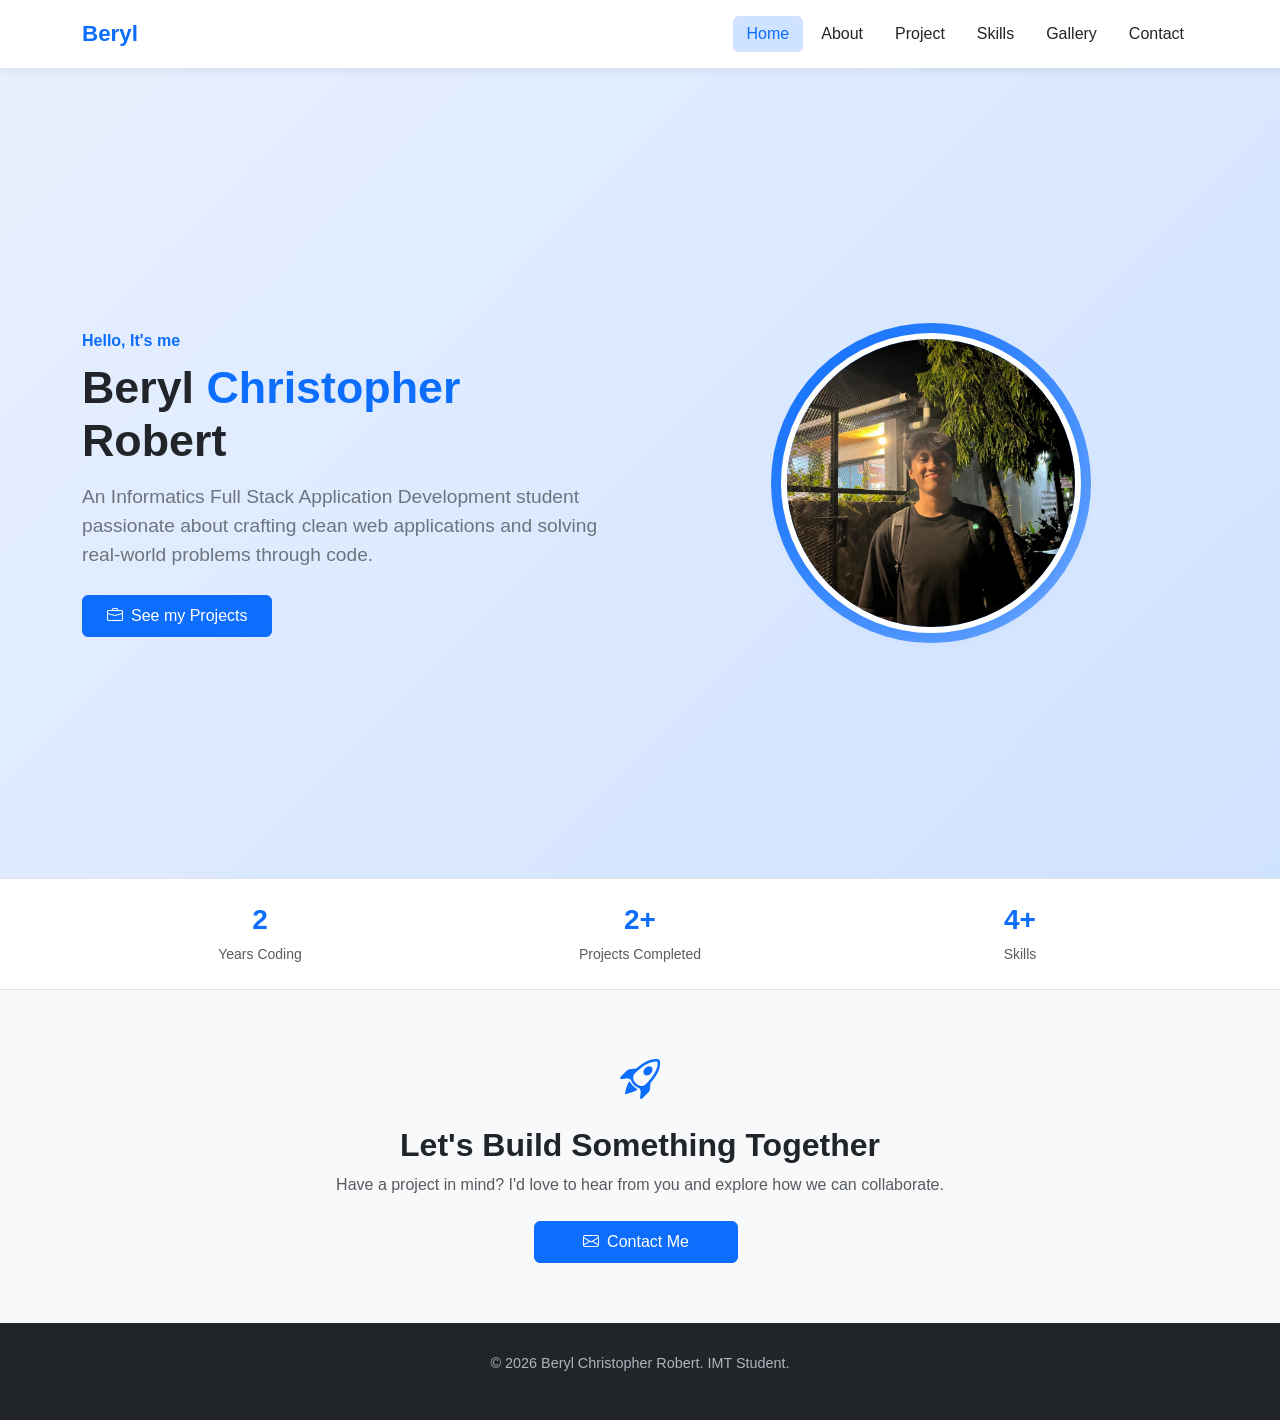
<file: index.html>
<!DOCTYPE html>
<html lang="id">
<head>
  <meta charset="UTF-8" />
  <meta name="viewport" content="width=device-width, initial-scale=1.0" />
  <title>Beryl Christopher Robert - Portfolio</title>
  <link rel="stylesheet" href="https://cdn.jsdelivr.net/npm/bootstrap@5.3.0/dist/css/bootstrap.min.css" />
  <link rel="stylesheet" href="https://cdn.jsdelivr.net/npm/bootstrap-icons@1.11.0/font/bootstrap-icons.css" />
  <link rel="stylesheet" href="css/styles.css" />
</head>
<body>

  <!-- NAVBAR -->
  <nav class="navbar navbar-expand-lg sticky-top">
    <div class="container">
      <a class="navbar-brand" href="index.html">Beryl</a>
      <button class="navbar-toggler" type="button" data-bs-toggle="collapse" data-bs-target="#navbarNav">
        <span class="navbar-toggler-icon"></span>
      </button>
      <div class="collapse navbar-collapse" id="navbarNav">
        <ul class="navbar-nav ms-auto gap-1">
          <li class="nav-item"><a class="nav-link active" href="index.html">Home</a></li>
          <li class="nav-item"><a class="nav-link" href="About.html">About</a></li>
          <li class="nav-item"><a class="nav-link" href="Project.html">Project</a></li>
          <li class="nav-item"><a class="nav-link" href="Skills.html">Skills</a></li>
          <li class="nav-item"><a class="nav-link" href="Gallery.html">Gallery</a></li>
          <li class="nav-item"><a class="nav-link" href="Contact.html">Contact</a></li>
        </ul>
      </div>
    </div>
  </nav>

  <!-- HERO SECTION -->
  <section class="hero-section">
    <div class="container">
      <div class="row align-items-center g-5">
        <div class="col-lg-6 order-lg-1 order-2">
          <p class="text-primary fw-semibold mb-2">Hello, It's me</p>
          <h1>Beryl <span>Christopher</span> Robert</h1>
          <p class="tagline"></h2>An Informatics Full Stack Application Development student passionate about crafting clean web applications and solving real-world problems through code.</p>
          <div class="d-flex gap-3 flex-wrap">
            <a href="Project.html" class="btn btn-primary px-4 py-2">
              <i class="bi bi-briefcase me-2"></i>See my Projects</a>
          </div>
        </div>
        <div class="col-lg-6 order-lg-2 order-1">
          <div class="hero-img-wrapper">
            <img src="images/Profile.jpeg" alt="Foto Beryl Christopher Robert" />
          </div>
        </div>
      </div>
    </div>
  </section>

  <!-- QUICK STATS -->
  <section class="py-4 bg-white border-top border-bottom">
    <div class="container">
      <div class="row text-center g-4">
        <div class="col-4">
          <h3 class="fw-bold text-primary">2</h3>
          <p class="mb-0 text-muted small">Years Coding</p>
        </div>
        <div class="col-4">
          <h3 class="fw-bold text-primary">2+</h3>
          <p class="mb-0 text-muted small">Projects Completed</p>
        </div>
        <div class="col-4">
          <h3 class="fw-bold text-primary">4+</h3>
          <p class="mb-0 text-muted small">Skills</p>
        </div>
      </div>
    </div>
  </section>

  <!-- LET'S BUILD SOMETHING TOGETHER -->
  <section style="background-color: var(--light);">
    <div class="container">
      <div class="row justify-content-center">
        <div class="col-lg-7 text-center">
          <i class="bi bi-rocket-takeoff text-primary" style="font-size: 2.5rem;"></i>
          <h2 class="fw-bold mt-3 mb-2">Let's Build Something Together</h2>
          <p class="text-muted mb-4">Have a project in mind? I'd love to hear from you and explore how we can collaborate.</p>
          <a href="Contact.html" class="btn btn-primary px-5 py-2 me-2">
            <i class="bi bi-envelope me-2"></i>Contact Me
          </a>
        </div>
      </div>
    </div>
  </section>

  <!-- FOOTER -->
  <footer>
      <p>&copy; 2026 Beryl Christopher Robert. IMT Student.</p>
  </footer>

  <!-- Back to Top -->
  <button id="backToTop" onclick="scrollToTop()" class="btn btn-primary rounded-circle"
    style="display:none; position:fixed; bottom:25px; right:25px; width:45px; height:45px; z-index:999;">
    <i class="bi bi-arrow-up"></i>
  </button>

  <script src="https://cdn.jsdelivr.net/npm/bootstrap@5.3.0/dist/js/bootstrap.bundle.min.js"></script>
  <script src="js/script.js"></script>
</body>
</html>
</file>
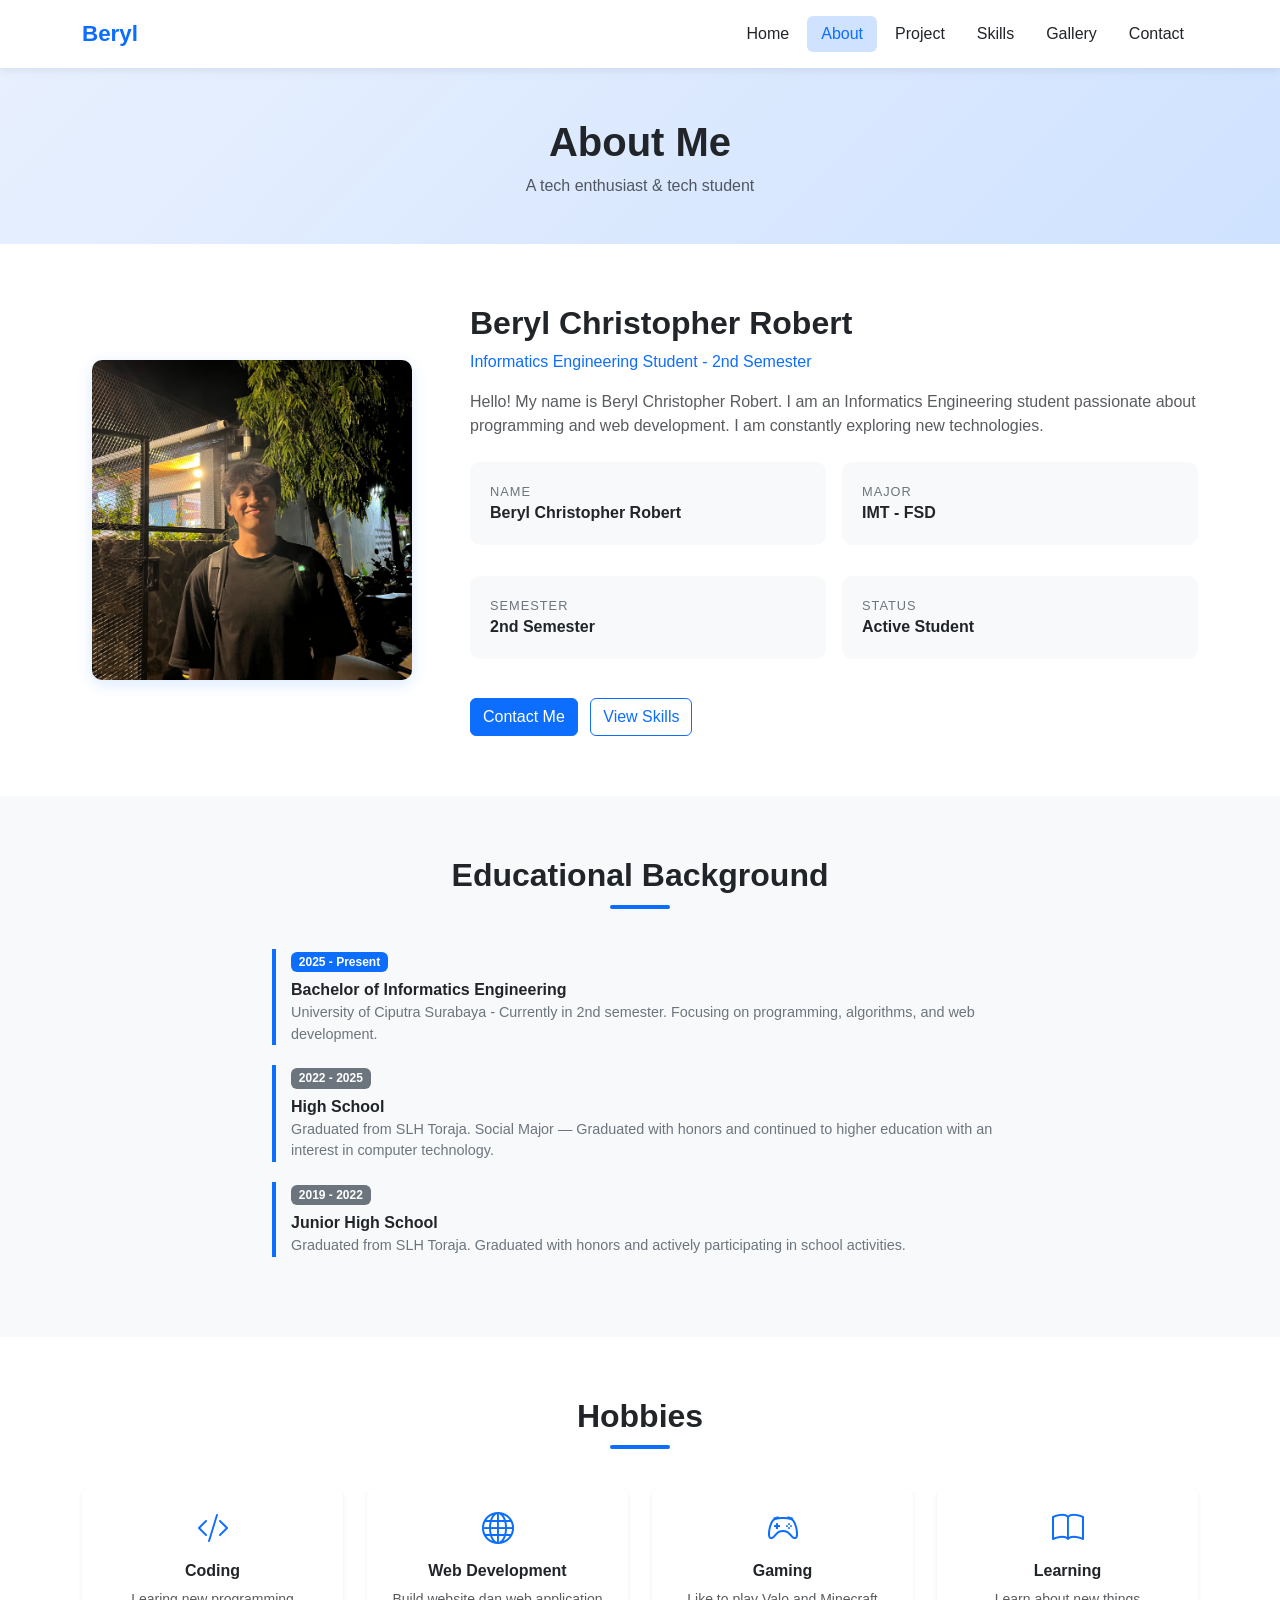
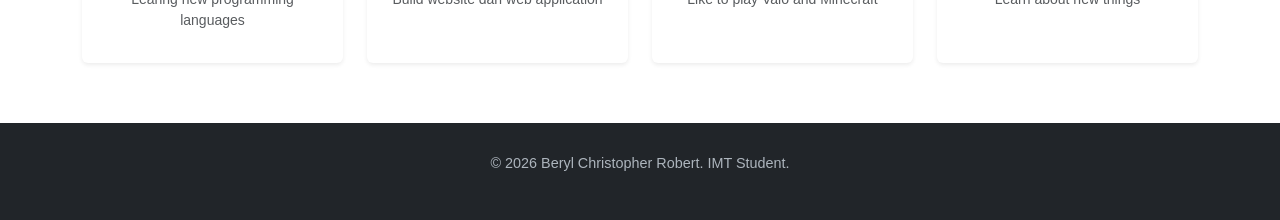
<file: About.html>
<!DOCTYPE html>
<html lang="id">
<head>
  <meta charset="UTF-8" />
  <meta name="viewport" content="width=device-width, initial-scale=1.0" />
  <title>About - Beryl Christopher Robert</title>
  <link rel="stylesheet" href="https://cdn.jsdelivr.net/npm/bootstrap@5.3.0/dist/css/bootstrap.min.css" />
  <link rel="stylesheet" href="https://cdn.jsdelivr.net/npm/bootstrap-icons@1.11.0/font/bootstrap-icons.css" />
  <link rel="stylesheet" href="css/styles.css" />
</head>
<body>

  <!-- NAVBAR -->
  <nav class="navbar navbar-expand-lg sticky-top">
    <div class="container">
      <a class="navbar-brand" href="index.html">Beryl</a>
      <button class="navbar-toggler" type="button" data-bs-toggle="collapse" data-bs-target="#navbarNav">
        <span class="navbar-toggler-icon"></span>
      </button>
      <div class="collapse navbar-collapse" id="navbarNav">
        <ul class="navbar-nav ms-auto gap-1">
          <li class="nav-item"><a class="nav-link" href="index.html">Home</a></li>
          <li class="nav-item"><a class="nav-link active" href="About.html">About</a></li>
          <li class="nav-item"><a class="nav-link" href="Project.html">Project</a></li>
          <li class="nav-item"><a class="nav-link" href="Skills.html">Skills</a></li>
          <li class="nav-item"><a class="nav-link" href="Gallery.html">Gallery</a></li>
          <li class="nav-item"><a class="nav-link" href="Contact.html">Contact</a></li>
        </ul>
      </div>
    </div>
  </nav>

  <!-- PAGE HEADER -->
  <div style="background: linear-gradient(135deg, #e8f0fe, #cfe2ff); padding: 50px 0 30px;">
    <div class="container text-center">
      <h1 class="fw-bold">About Me</h1>
      <p class="text-muted">A tech enthusiast & tech student</p>
    </div>
  </div>

  <!-- ABOUT SECTION -->
  <section>
    <div class="container">
      <div class="row align-items-center g-5">
        <div class="col-lg-4 text-center">
          <img src="images/Profile.jpeg" alt="Foto Beryl" class="about-img" />
        </div>
        <div class="col-lg-8">
          <h2 class="fw-bold mb-2">Beryl Christopher Robert</h2>
          <p class="text-primary mb-3">Informatics Engineering Student - 2nd Semester</p>
          <p class="text-muted mb-4">
            Hello! My name is Beryl Christopher Robert. I am an Informatics Engineering student passionate about programming and web development. I am constantly exploring new technologies.
          </p>
          <div class="row g-3 mb-4">
            <div class="col-md-6">
              <div class="about-info-card">
                <div class="label">Name</div>
                <div class="value">Beryl Christopher Robert</div>
              </div>
            </div>
            <div class="col-md-6">
              <div class="about-info-card">
                <div class="label">Major</div>
                <div class="value">IMT - FSD</div>
              </div>
            </div>
            <div class="col-md-6">
              <div class="about-info-card">
                <div class="label">Semester</div>
                <div class="value">2nd Semester</div>
              </div>
            </div>
            <div class="col-md-6">
              <div class="about-info-card">
                <div class="label">Status</div>
                <div class="value">Active Student</div>
              </div>
            </div>
          </div>
          <a href="Contact.html" class="btn btn-primary me-2">Contact Me</a>
          <a href="Skills.html" class="btn btn-outline-primary">View Skills</a>
        </div>
      </div>
    </div>
  </section>

  <!-- EDUCATION -->
  <section style="background-color: var(--light);">
    <div class="container">
      <div class="section-title">
        <h2>Educational Background</h2>
        <div class="underline"></div>
      </div>
      <div class="row justify-content-center">
        <div class="col-lg-8">
          <div class="edu-card">
            <span class="badge bg-primary mb-2">2025 - Present</span>
            <h6>Bachelor of Informatics Engineering</h6>
            <p>University of Ciputra Surabaya - Currently in 2nd semester. Focusing on programming, algorithms, and web development.</p>
          </div>
          <div class="edu-card">
            <span class="badge bg-secondary mb-2">2022 - 2025</span>
            <h6>High School</h6>
            <p>Graduated from SLH Toraja. Social Major — Graduated with honors and continued to higher education with an interest in computer technology.</p>
          </div>
          <div class="edu-card">
            <span class="badge bg-secondary mb-2">2019 - 2022</span>
            <h6>Junior High School</h6>
            <p>Graduated from SLH Toraja. Graduated with honors and actively participating in school activities.</p>
          </div>
        </div>
      </div>
    </div>
  </section>

  <!-- INTERESTS / HOBI -->
  <section>
    <div class="container">
      <div class="section-title">
        <h2>Hobbies</h2>
        <div class="underline"></div>
      </div>
      <div class="row g-4 justify-content-center">
        <div class="col-6 col-md-3">
          <div class="card text-center p-3 border-0 shadow-sm h-100">
            <i class="bi bi-code-slash text-primary" style="font-size: 2rem;"></i>
            <h6 class="mt-2 fw-semibold">Coding</h6>
            <p class="text-muted small">Learing new programming languages</p>
          </div>
        </div>
        <div class="col-6 col-md-3">
          <div class="card text-center p-3 border-0 shadow-sm h-100">
            <i class="bi bi-globe text-primary" style="font-size: 2rem;"></i>
            <h6 class="mt-2 fw-semibold">Web Development</h6>
            <p class="text-muted small">Build website dan web application</p>
          </div>
        </div>
        <div class="col-6 col-md-3">
          <div class="card text-center p-3 border-0 shadow-sm h-100">
            <i class="bi bi-controller text-primary" style="font-size: 2rem;"></i>
            <h6 class="mt-2 fw-semibold">Gaming</h6>
            <p class="text-muted small">Like to play Valo and Minecraft</p>
          </div>
        </div>
        <div class="col-6 col-md-3">
          <div class="card text-center p-3 border-0 shadow-sm h-100">
            <i class="bi bi-book text-primary" style="font-size: 2rem;"></i>
            <h6 class="mt-2 fw-semibold">Learning</h6>
            <p class="text-muted small">Learn about new things</p>
          </div>
        </div>
      </div>
    </div>
  </section>

  <!-- FOOTER -->
  <footer>
      <p>&copy; 2026 Beryl Christopher Robert. IMT Student.</p>
    </div>
  </footer>

  <button id="backToTop" onclick="scrollToTop()" class="btn btn-primary rounded-circle"
    style="display:none; position:fixed; bottom:25px; right:25px; width:45px; height:45px; z-index:999;">
    <i class="bi bi-arrow-up"></i>
  </button>

  <script src="https://cdn.jsdelivr.net/npm/bootstrap@5.3.0/dist/js/bootstrap.bundle.min.js"></script>
  <script src="js/script.js"></script>
</body>
</html>
</file>
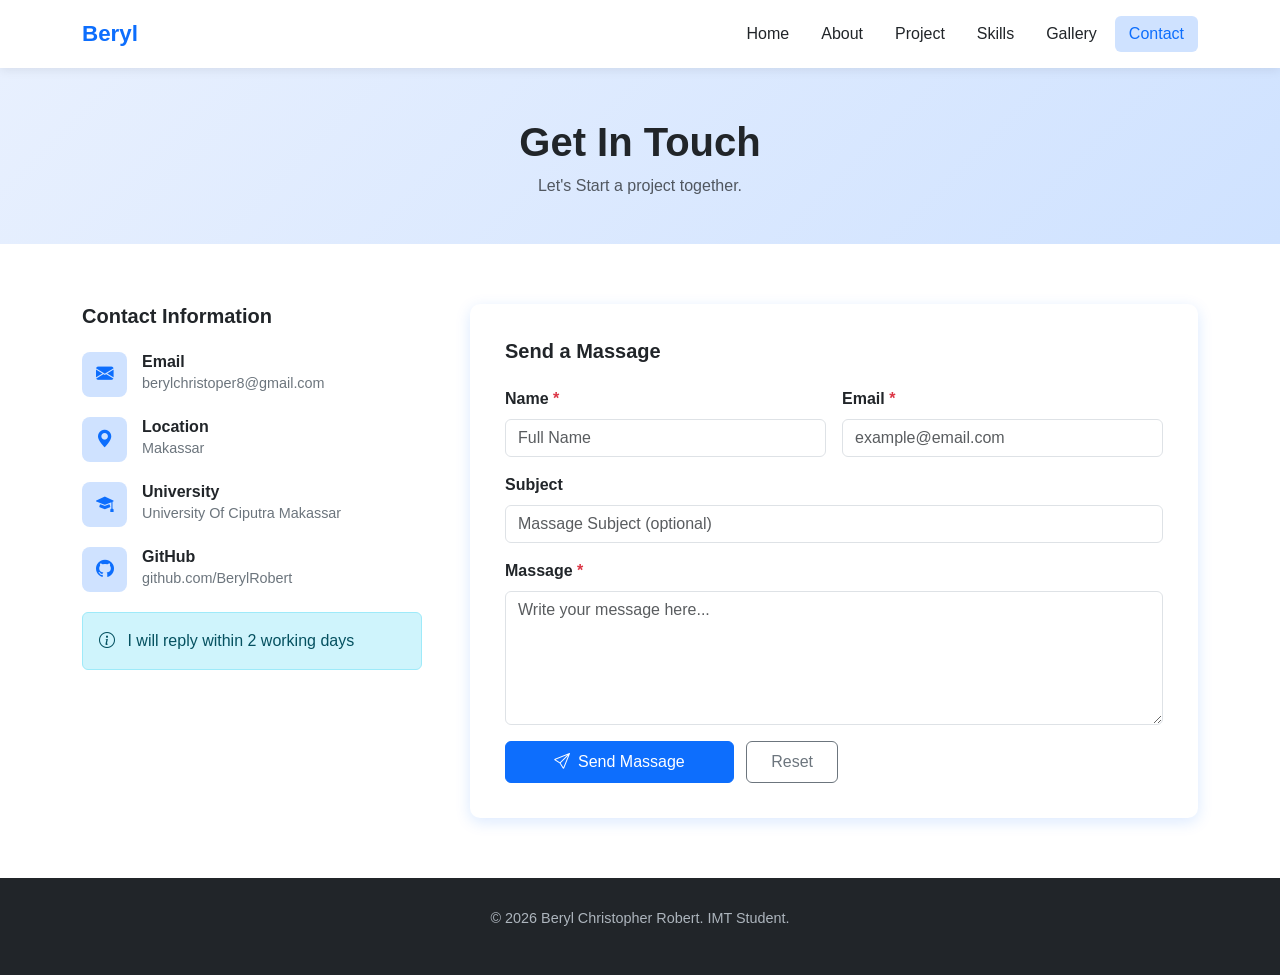
<file: Contact.html>
<!DOCTYPE html>
<html lang="id">
<head>
  <meta charset="UTF-8" />
  <meta name="viewport" content="width=device-width, initial-scale=1.0" />
  <title>Contact - Beryl Christopher Robert</title>
  <link rel="stylesheet" href="https://cdn.jsdelivr.net/npm/bootstrap@5.3.0/dist/css/bootstrap.min.css" />
  <link rel="stylesheet" href="https://cdn.jsdelivr.net/npm/bootstrap-icons@1.11.0/font/bootstrap-icons.css" />
  <link rel="stylesheet" href="css/styles.css" />
</head>
<body>

  <!-- NAVBAR -->
  <nav class="navbar navbar-expand-lg sticky-top">
    <div class="container">
      <a class="navbar-brand" href="index.html">Beryl</a>
      <button class="navbar-toggler" type="button" data-bs-toggle="collapse" data-bs-target="#navbarNav">
        <span class="navbar-toggler-icon"></span>
      </button>
      <div class="collapse navbar-collapse" id="navbarNav">
        <ul class="navbar-nav ms-auto gap-1">
          <li class="nav-item"><a class="nav-link" href="index.html">Home</a></li>
          <li class="nav-item"><a class="nav-link" href="About.html">About</a></li>
          <li class="nav-item"><a class="nav-link" href="Project.html">Project</a></li>
          <li class="nav-item"><a class="nav-link" href="Skills.html">Skills</a></li>
          <li class="nav-item"><a class="nav-link" href="Gallery.html">Gallery</a></li>
          <li class="nav-item"><a class="nav-link active" href="Contact.html">Contact</a></li>
        </ul>
      </div>
    </div>
  </nav>

  <!-- PAGE HEADER -->
  <div style="background: linear-gradient(135deg, #e8f0fe, #cfe2ff); padding: 50px 0 30px;">
    <div class="container text-center">
      <h1 class="fw-bold">Get In Touch</h1>
      <p class="text-muted">Let's Start a project together.</p>
    </div>
  </div>

  <!-- CONTACT SECTION -->
  <section>
    <div class="container">
      <div class="row g-5">

        <!-- Info -->
        <div class="col-lg-4">
          <h5 class="fw-bold mb-4">Contact Information</h5>

          <div class="contact-info-item">
            <div class="icon-box"><i class="bi bi-envelope-fill"></i></div>
            <div class="info-text">
              <h6>Email</h6>
              <p>berylchristoper8@gmail.com</p>
            </div>
          </div>

          <div class="contact-info-item">
            <div class="icon-box"><i class="bi bi-geo-alt-fill"></i></div>
            <div class="info-text">
              <h6>Location</h6>
              <p>Makassar</p>
            </div>
          </div>

          <div class="contact-info-item">
            <div class="icon-box"><i class="bi bi-mortarboard-fill"></i></div>
            <div class="info-text">
              <h6>University</h6>
              <p>University Of Ciputra Makassar</p>
            </div>
          </div>

          <div class="contact-info-item">
            <div class="icon-box"><i class="bi bi-github"></i></div>
            <div class="info-text">
              <h6>GitHub</h6>
              <p>github.com/BerylRobert</p>
            </div>
          </div>

          <!-- Alert info -->
          <div class="alert alert-info mt-3" role="alert">
            <i class="bi bi-info-circle me-2"></i>
            I will reply within 2 working days
          </div>
        </div>

        <!-- Form -->
        <div class="col-lg-8">
          <div class="contact-form-wrapper">
            <h5 class="fw-bold mb-4">Send a Massage</h5>

            <!-- Alert Feedback -->
            <div id="formAlert" class="alert d-none" role="alert"></div>

            <form id="contactForm" onsubmit="return validateContactForm()">
              <div class="row g-3">
                <div class="col-md-6">
                  <label for="contactName" class="form-label fw-semibold">Name <span class="text-danger">*</span></label>
                  <input type="text" class="form-control" id="contactName" placeholder="Full Name" />
                  <div class="invalid-feedback">Name must be at least 3 characters.</div>
                </div>
                <div class="col-md-6">
                  <label for="contactEmail" class="form-label fw-semibold">Email <span class="text-danger">*</span></label>
                  <input type="email" class="form-control" id="contactEmail" placeholder="example@email.com" />
                  <div class="invalid-feedback">Email format invalid</div>
                </div>
                <div class="col-12">
                  <label for="contactSubject" class="form-label fw-semibold">Subject</label>
                  <input type="text" class="form-control" id="contactSubject" placeholder="Massage Subject (optional)" />
                </div>
                <div class="col-12">
                  <label for="contactMessage" class="form-label fw-semibold">Massage <span class="text-danger">*</span></label>
                  <textarea class="form-control" id="contactMessage" rows="5" placeholder="Write your message here..."></textarea>
                  <div class="invalid-feedback">Massage at least 10 characters</div>
                </div>
                <div class="col-12">
                  <button type="submit" class="btn btn-primary px-5 py-2">
                    <i class="bi bi-send me-2"></i>Send Massage
                  </button>
                  <button type="reset" class="btn btn-outline-secondary ms-2 px-4 py-2">Reset</button>
                </div>
              </div>
            </form>
          </div>
        </div>
      </div>
    </div>
  </section>

  <!-- FOOTER -->
  <footer>
      <p>&copy; 2026 Beryl Christopher Robert. IMT Student.</p>
    </div>
  </footer>

  <button id="backToTop" onclick="scrollToTop()" class="btn btn-primary rounded-circle"
    style="display:none; position:fixed; bottom:25px; right:25px; width:45px; height:45px; z-index:999;">
    <i class="bi bi-arrow-up"></i>
  </button>

  <script src="https://cdn.jsdelivr.net/npm/bootstrap@5.3.0/dist/js/bootstrap.bundle.min.js"></script>
  <script src="js/script.js"></script>
</body>
</html>
</file>
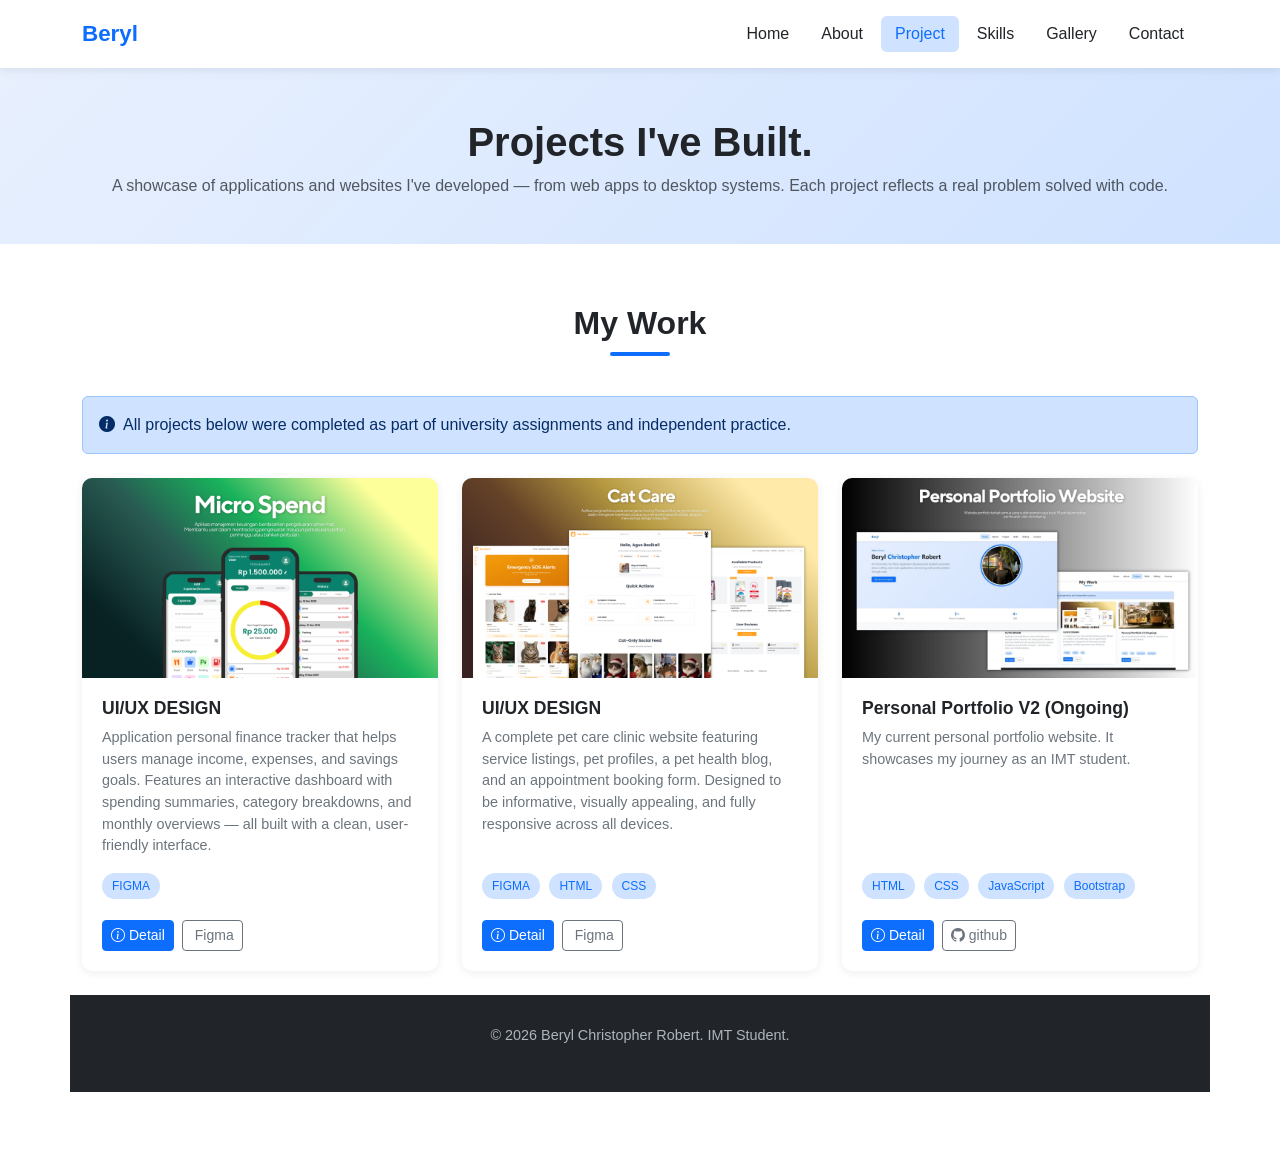
<file: Project.html>
<!DOCTYPE html>
<html lang="id">
<head>
  <meta charset="UTF-8" />
  <meta name="viewport" content="width=device-width, initial-scale=1.0" />
  <title>Project - Beryl Christopher Robert</title>
  <link rel="stylesheet" href="https://cdn.jsdelivr.net/npm/bootstrap@5.3.0/dist/css/bootstrap.min.css" />
  <link rel="stylesheet" href="https://cdn.jsdelivr.net/npm/bootstrap-icons@1.11.0/font/bootstrap-icons.css" />
  <link rel="stylesheet" href="css/styles.css" />
</head>
<body>

  <!-- NAVBAR -->
  <nav class="navbar navbar-expand-lg sticky-top">
    <div class="container">
      <a class="navbar-brand" href="index.html">Beryl</a>
      <button class="navbar-toggler" type="button" data-bs-toggle="collapse" data-bs-target="#navbarNav">
        <span class="navbar-toggler-icon"></span>
      </button>
      <div class="collapse navbar-collapse" id="navbarNav">
        <ul class="navbar-nav ms-auto gap-1">
          <li class="nav-item"><a class="nav-link" href="index.html">Home</a></li>
          <li class="nav-item"><a class="nav-link" href="About.html">About</a></li>
          <li class="nav-item"><a class="nav-link active" href="Project.html">Project</a></li>
          <li class="nav-item"><a class="nav-link" href="Skills.html">Skills</a></li>
          <li class="nav-item"><a class="nav-link" href="Gallery.html">Gallery</a></li>
          <li class="nav-item"><a class="nav-link" href="Contact.html">Contact</a></li>
        </ul>
      </div>
    </div>
  </nav>

  <!-- PAGE HEADER -->
  <div style="background: linear-gradient(135deg, #e8f0fe, #cfe2ff); padding: 50px 0 30px;">
    <div class="container text-center">
      <h1 class="fw-bold">Projects I've Built.</h1>
      <p class="text-muted">A showcase of applications and websites I've developed — from web apps to desktop systems. Each project reflects a real problem solved with code.</p>
    </div>
  </div>

  <!-- PROJECTS -->
  <section>
    <div class="container">
      <div class="section-title">
        <h2>My Work</h2>
        <div class="underline"></div>
      </div>

      <!-- Alert Info -->
      <div class="alert alert-primary d-flex align-items-center mb-4" role="alert">
        <i class="bi bi-info-circle-fill me-2"></i>
        <div>All projects below were completed as part of university assignments and independent practice.</div>
      </div>

      <div class="row g-4">

        <!-- Project 1 -->
        <div class="col-md-6 col-lg-4">
          <div class="card project-card">
            <img src="images/Money Management.png" alt="Project 1" />
            <div class="card-body d-flex flex-column">
              <h5 class="card-title">UI/UX DESIGN</h5>
              <p class="card-text flex-grow-1">Application personal finance tracker that helps users manage income, expenses, and savings goals. Features an interactive dashboard with spending summaries, category breakdowns, and monthly overviews — all built with a clean, user-friendly interface.</p>
              <div class="mb-3">
                <span class="tech-badge">FIGMA</span>
              </div>
              <div class="d-flex gap-2">
                <button class="btn btn-primary btn-sm" onclick="showProjectDetail('UI/UIX DESIGN - APPLICATON', 'This project was created from the basic programming course as an application about finance.')">
                  <i class="bi bi-info-circle me-1"></i>Detail
                </button>
                <a href="https://www.figma.com/proto/ELdqa1S21lDvAmbAOtBdJm/MONEY-MANAGEMENT-FINAL?node-id=0-1&t=MFLpfvp6lWTeWM3T-1" class="btn btn-outline-secondary btn-sm">
                  <i class="bi bi-figma me-1"></i>Figma
                </a>
              </div>
            </div>
          </div>
        </div>

        <!-- Project 2 -->
        <div class="col-md-6 col-lg-4">
          <div class="card project-card">
            <img src="images/Pet Care.png" alt="Project 2" />
            <div class="card-body d-flex flex-column">
              <h5 class="card-title">UI/UX DESIGN</h5>
              <p class="card-text flex-grow-1">A complete pet care clinic website featuring service listings, pet profiles, a pet health blog, and an appointment booking form. Designed to be informative, visually appealing, and fully responsive across all devices.</p>
              <div class="mb-3">
                <span class="tech-badge">FIGMA</span>
                <span class="tech-badge">HTML</span>
                <span class="tech-badge">CSS</span>
              </div>
              <div class="d-flex gap-2">
                <button class="btn btn-primary btn-sm" onclick="showProjectDetail('UI/UX DESIGN - APP', 'A complete pet care website featuring service listings, pet health blog, and responsive across all devices.')">
                  <i class="bi bi-info-circle me-1"></i>Detail
                </button>
                <a href="https://www.figma.com/proto/tquyTDKTbHSeqh8vyZtowR/Wireframing---Beryl-Christopher-Robert--Copy-?t=tPqjF14ek3B8RyH9-1" class="btn btn-outline-secondary btn-sm">
                  <i class="bi bi-figma me-1"></i>Figma
                </a>
              </div>
            </div>
          </div>
        </div>

        <!-- Project 3 -->
        <div class="col-md-6 col-lg-4">
          <div class="card project-card">
            <img src="images/Personal Portfolio.jpg" alt="Project 3" />
            <div class="card-body d-flex flex-column">
              <h5 class="card-title">Personal Portfolio V2 (Ongoing)</h5>
              <p class="card-text flex-grow-1">My current personal portfolio website. It showcases my journey as an IMT student.</p>
              <div class="mb-3">
                <span class="tech-badge">HTML</span>
                <span class="tech-badge">CSS</span>
                <span class="tech-badge">JavaScript</span>
                <span class="tech-badge">Bootstrap</span>
              </div>
              <div class="d-flex gap-2">
                <button class="btn btn-primary btn-sm" onclick="showProjectDetail('Personal Portfolio (In Progress)', 'This is the website you are currently viewing! It is a multi-page portfolio project developed using Bootstrap for a mobile-first responsive design. Features include JavaScript form validation, dynamic modals for project details, and a clean UI/UX. The project is currently ongoing as I continue to add more features and document my learning progress.')">
                  <i class="bi bi-info-circle me-1"></i>Detail
                </button>
                <a href="#" class="btn btn-outline-secondary btn-sm">
                  <i class="bi bi-github me-1"></i>github
                </a>
              </div>
            </div>
          </div>
        </div>

  <!-- PROJECT DETAIL MODAL -->
  <div class="modal fade" id="projectModal" tabindex="-1">
    <div class="modal-dialog modal-dialog-centered">
      <div class="modal-content">
        <div class="modal-header">
          <h5 class="modal-title fw-bold" id="projectModalTitle"></h5>
          <button type="button" class="btn-close" data-bs-dismiss="modal"></button>
        </div>
        <div class="modal-body">
          <p id="projectModalBody" class="text-muted"></p>
        </div>
        <div class="modal-footer">
          <a href="#" class="btn btn-primary"><i class="bi bi-figma me-1"></i>View in Figma</a>
        </div>
      </div>
    </div>
  </div>

  <!-- FOOTER -->
  <footer>
      <p>&copy; 2026 Beryl Christopher Robert. IMT Student.</p>
    </div>
  </footer>

  <button id="backToTop" onclick="scrollToTop()" class="btn btn-primary rounded-circle"
    style="display:none; position:fixed; bottom:25px; right:25px; width:45px; height:45px; z-index:999;">
    <i class="bi bi-arrow-up"></i>
  </button>

  <script src="https://cdn.jsdelivr.net/npm/bootstrap@5.3.0/dist/js/bootstrap.bundle.min.js"></script>
  <script src="js/script.js"></script>
  <script>
    function showProjectDetail(title, description) {
      document.getElementById('projectModalTitle').textContent = title;
      document.getElementById('projectModalBody').textContent = description;
      var modal = new bootstrap.Modal(document.getElementById('projectModal'));
      modal.show();
    }
  </script>
</body>
</html>
</file>
<file: css/styles.css>
/* ===== CSS VARIABLES ===== */
:root {
  --primary: #0d6efd;
  --primary-dark: #0a58ca;
  --primary-light: #cfe2ff;
  --secondary: #6c757d;
  --dark: #212529;
  --light: #f8f9fa;
  --white: #ffffff;
  --border-radius: 10px;
  --shadow: 0 4px 15px rgba(13, 110, 253, 0.15);
  --transition: all 0.3s ease;
}

/* ===== GLOBAL ===== */
* {
  margin: 0;
  padding: 0;
  box-sizing: border-box;
}

body {
  font-family: 'Segoe UI', Tahoma, Geneva, Verdana, sans-serif;
  color: var(--dark);
  background-color: var(--white);
}

a { text-decoration: none; }
section { padding: 60px 0; }

/* ===== NAVBAR ===== */
.navbar {
  background-color: var(--white) !important;
  box-shadow: 0 2px 10px rgba(0,0,0,0.08);
  padding: 12px 0;
}
.navbar-brand {
  font-weight: 700;
  font-size: 1.4rem;
  color: var(--primary) !important;
}
.navbar-brand span { color: var(--dark); }
.nav-link {
  font-weight: 500;
  color: var(--dark) !important;
  padding: 6px 14px !important;
  border-radius: 6px;
  transition: var(--transition);
}
.nav-link:hover, .nav-link.active {
  color: var(--primary) !important;
  background-color: var(--primary-light);
}

/* ===== FOOTER ===== */
footer {
  background-color: var(--dark);
  color: #adb5bd;
  padding: 30px 0;
  text-align: center;
  font-size: 0.9rem;
}
footer a { color: var(--primary-light); transition: var(--transition); }
footer a:hover { color: var(--white); }
footer .footer-links { margin-bottom: 10px; }
footer .footer-links a { margin: 0 10px; }

/* ===== SECTION TITLES ===== */
.section-title { text-align: center; margin-bottom: 40px; }
.section-title h2 { font-size: 2rem; font-weight: 700; color: var(--dark); margin-bottom: 10px; }
.section-title .underline {
  width: 60px; height: 4px;
  background-color: var(--primary);
  margin: 0 auto; border-radius: 2px;
}

/* ===== HOME PAGE ===== */
.hero-section {
  background: linear-gradient(135deg, #e8f0fe 0%, #cfe2ff 100%);
  min-height: 90vh;
  display: flex;
  align-items: center;
  padding: 80px 0 60px;
}
.hero-section h1 { font-size: 2.8rem; font-weight: 700; color: var(--dark); line-height: 1.2; }
.hero-section h1 span { color: var(--primary); }
.hero-section .tagline { font-size: 1.2rem; color: var(--secondary); margin: 15px 0 25px; }

.hero-img-wrapper { position: relative; display: flex; justify-content: center; }
.hero-img-wrapper::before {
  content: '';
  position: absolute;
  width: 320px; height: 320px;
  border-radius: 50%;
  background: linear-gradient(135deg, var(--primary), #6ea8fe);
  top: -10px; left: 50%;
  transform: translateX(-50%);
  z-index: 0;
}
.hero-img-wrapper img {
  width: 300px; height: 300px;
  object-fit: cover;
  border-radius: 50%;
  border: 6px solid var(--white);
  box-shadow: var(--shadow);
  position: relative; z-index: 1;
}

/* Quick Nav Cards */
.quick-nav-card {
  border: none;
  border-radius: var(--border-radius);
  box-shadow: 0 2px 10px rgba(0,0,0,0.07);
  transition: var(--transition);
  text-align: center; padding: 20px 10px; cursor: pointer;
}
.quick-nav-card:hover { transform: translateY(-5px); box-shadow: var(--shadow); }
.quick-nav-card i { font-size: 2rem; color: var(--primary); margin-bottom: 10px; display: block; }
.quick-nav-card h5 { font-size: 1rem; font-weight: 600; color: var(--dark); }

/* ===== ABOUT PAGE ===== */
.about-img {
  width: 100%; max-width: 320px; height: 320px;
  object-fit: cover; border-radius: var(--border-radius); box-shadow: var(--shadow);
}
.about-info-card {
  border: none; background-color: var(--light);
  border-radius: var(--border-radius); padding: 20px; margin-bottom: 15px;
}
.about-info-card .label { font-size: 0.8rem; text-transform: uppercase; color: var(--secondary); letter-spacing: 1px; }
.about-info-card .value { font-size: 1rem; font-weight: 600; color: var(--dark); }
.edu-card { border-left: 4px solid var(--primary); padding-left: 15px; margin-bottom: 20px; }
.edu-card h6 { font-weight: 700; color: var(--dark); margin-bottom: 3px; }
.edu-card p { color: var(--secondary); font-size: 0.9rem; margin: 0; }

/* ===== CONTACT PAGE ===== */
.contact-form-wrapper {
  background: var(--white);
  border-radius: var(--border-radius);
  box-shadow: var(--shadow); padding: 35px;
}
.contact-info-item { display: flex; align-items: flex-start; gap: 15px; margin-bottom: 20px; }
.contact-info-item .icon-box {
  width: 45px; height: 45px;
  background-color: var(--primary-light);
  border-radius: 8px; display: flex;
  align-items: center; justify-content: center; flex-shrink: 0;
}
.contact-info-item .icon-box i { color: var(--primary); font-size: 1.1rem; }
.contact-info-item .info-text h6 { font-weight: 600; margin-bottom: 2px; color: var(--dark); }
.contact-info-item .info-text p { color: var(--secondary); font-size: 0.9rem; margin: 0; }
.form-control:focus { border-color: var(--primary); box-shadow: 0 0 0 0.2rem rgba(13,110,253,0.15); }

/* ===== GALLERY PAGE ===== */
.gallery-item {
  position: relative; overflow: hidden;
  border-radius: var(--border-radius); cursor: pointer; margin-bottom: 24px;
}
.gallery-item img { width: 100%; height: 220px; object-fit: cover; transition: transform 0.4s ease; display: block; }
.gallery-item:hover img { transform: scale(1.08); }
.gallery-overlay {
  position: absolute; bottom: 0; left: 0; right: 0;
  background: linear-gradient(transparent, rgba(13,110,253,0.85));
  color: var(--white); padding: 20px 15px 15px;
  transform: translateY(100%); transition: transform 0.3s ease;
}
.gallery-item:hover .gallery-overlay { transform: translateY(0); }
.gallery-overlay p { margin: 0; font-size: 0.95rem; font-weight: 500; }

/* ===== PROJECT PAGE ===== */
.project-card {
  border: none; border-radius: var(--border-radius);
  box-shadow: 0 2px 10px rgba(0,0,0,0.07);
  transition: var(--transition); overflow: hidden; height: 100%;
}
.project-card:hover { transform: translateY(-5px); box-shadow: var(--shadow); }
.project-card img { height: 200px; object-fit: cover; width: 100%; }
.project-card .card-body { padding: 20px; }
.project-card .card-title { font-weight: 700; font-size: 1.1rem; color: var(--dark); }
.project-card .card-text { font-size: 0.9rem; color: var(--secondary); }
.tech-badge {
  font-size: 0.75rem; padding: 4px 10px; border-radius: 20px;
  background-color: var(--primary-light); color: var(--primary);
  margin-right: 5px; margin-bottom: 5px; display: inline-block;
}

/* ===== SKILLS PAGE ===== */
.skill-card {
  border: none; border-radius: var(--border-radius);
  background-color: var(--light); padding: 20px; margin-bottom: 20px; transition: var(--transition);
}
.skill-card:hover { background-color: var(--primary-light); }
.skill-name { font-weight: 600; font-size: 0.95rem; color: var(--dark); margin-bottom: 8px; display: flex; justify-content: space-between; }
.progress { height: 10px; border-radius: 5px; background-color: #dee2e6; }
.progress-bar { background-color: var(--primary); border-radius: 5px; transition: width 1.5s ease; }
.soft-skill-badge {
  display: inline-block; background-color: var(--primary-light);
  color: var(--primary); border-radius: 20px; padding: 6px 16px;
  font-size: 0.9rem; font-weight: 500; margin: 5px;
}

/* ===== RESPONSIVE ===== */
@media (max-width: 768px) {
  .hero-section h1 { font-size: 2rem; }
  .hero-img-wrapper img { width: 220px; height: 220px; }
  .hero-img-wrapper::before { width: 240px; height: 240px; }
  .hero-section { text-align: center; padding: 80px 0 40px; }
  .contact-form-wrapper { padding: 20px; }
}
@media (max-width: 576px) {
  section { padding: 40px 0; }
  .section-title h2 { font-size: 1.6rem; }
}
</file>
